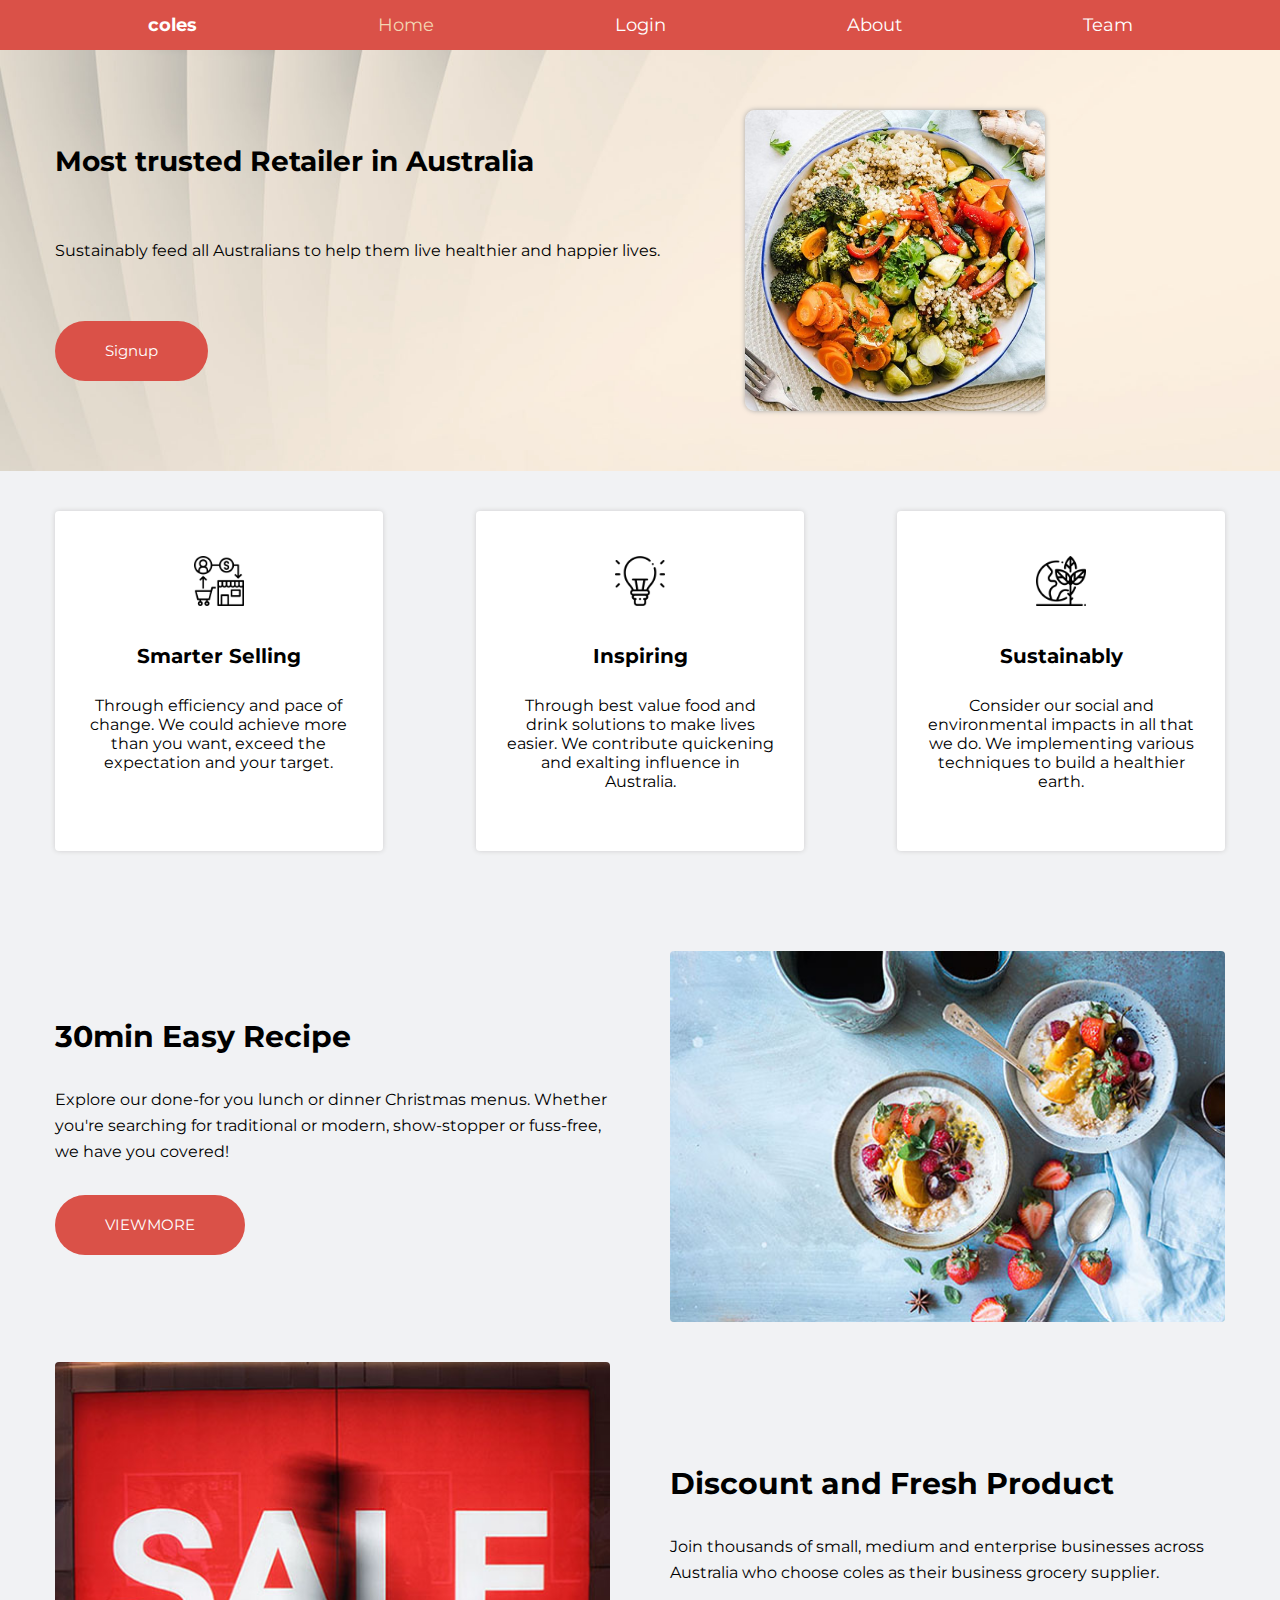
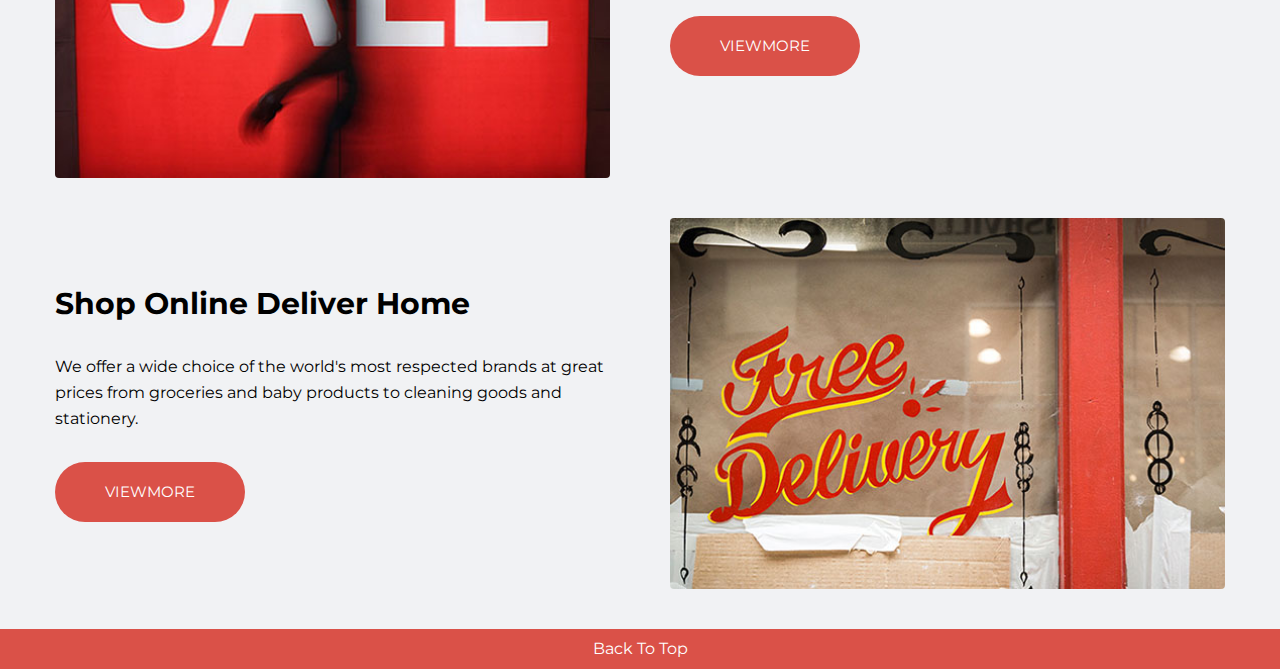
<file: index.html>
<html lang="en"><head>
    <meta charset="UTF-8">
    <meta name="viewport" content="width=device-width, initial-scale=1.0">
    <link href="https://stackpath.bootstrapcdn.com/font-awesome/4.7.0/css/font-awesome.min.css" rel="stylesheet">
    <meta http-equiv="X-UA-Compatible" content="ie=edge">
    <link rel="stylesheet" type="text/css" href="css/style.css">
    <title>landing page</title>
</head>
<body id="top">
 <!-- nav bar -->
<header>
    <ul class="outer">
        <li class = "logo"><a href="#">coles</a></li>
        <li><a href="#" class="active">Home</a></li>
        <li><a href="#">Login</a></li>
        <li><a href="#">About</a></li>
        <li><a href="#">Team</a></li>
        <li class="headMin">
            coles
            <div class="menu-toggle"></div>
        </li>
    </ul>
    <div class="dropMenu">
        <div class="menu-list active">Home</div>
        <div class="menu-list">Login</div>
        <div class="menu-list">About</div>
        <div class="menu-list">Team</div>
    </div>
</header>
<!-- banner -->
<div class="banner">
    <div class="outer">
        <div class="ban-left">
            <div class="desc1">Most trusted Retailer in Australia</div>
            <div class="desc2">Sustainably feed all Australians to help them live healthier and happier lives.</div>
            <div class="btn"><a href="about you.html">Signup</a></div>
        </div>
        <!-- banner pic -->
        <div class="ban-right">
            <img src="./img/pic.jpg" alt="">
        </div>
    </div>
</div>

<!--introduction-->
<div class="introduce">
    <div class="outer">
        <div class="card">
            <img src="img/selling.png">
            <div class="title">Smarter Selling</div>
            <div class="content">Through efficiency and pace of change. We could achieve more than you want, exceed the expectation and your target.</div>
        </div>
        <div class="card">
            <img src="img/inspiring.png">
            <div class="title">Inspiring</div>
            <div class="content">Through best value food and drink solutions to make lives easier. We contribute quickening and exalting influence in Australia.</div>
        </div>
        <div class="card">
            <img src="img/sustain.png">
            <div class="title">Sustainably</div>
            <div class="content">Consider our social and environmental impacts in all that we do. We implementing various techniques to build a healthier earth.</div>
        </div>
    </div>
</div>

<!--mainShow-->
<div class="mainShow">
    <div class="outer">
        <div class="show-left">
            <div class="title">30min Easy Recipe</div>
            <div class="desc">Explore our done-for you lunch or dinner Christmas menus. Whether you're searching for traditional or modern, show-stopper or fuss-free, we have you covered!</div>
            <div class="btn">VIEWMORE</div>
        </div>
        <div class="show-right">
            <img src="img/recipe.jpg">
        </div>
    </div>
    <div class="outer mediaMax">
        <div class="show-left">
            <img src="img/discount.jpg">
        </div>
        <div class="show-right">
            <div class="title">Discount and Fresh Product</div>
            <div class="desc">Join thousands of small, medium and enterprise businesses across Australia who choose coles as their business grocery supplier.</div>
            <div class="btn">VIEWMORE</div>
        </div>
    </div>
    <!-- change the order when mediaMin -->
    <div class="outer mediaMin">
        <div class="show-left">
            <div class="title">Discount and Fresh Product</div>
            <div class="desc">Join thousands of small, medium and enterprise businesses across Australia who choose coles as their business grocery supplier.</div>
            <div class="btn">VIEWMORE</div>
        </div>
        <div class="show-right">
            <img src="img/discount.jpg">
        </div>
    </div>
    <div class="outer">
        <div class="show-left">
            <div class="title">Shop Online Deliver Home</div>
            <div class="desc">We offer a wide choice of the world's most respected brands at great prices from groceries and baby products to cleaning goods and stationery.</div>
            <div class="btn">VIEWMORE</div>
        </div>
        <div class="show-right">
            <img src="img/delivery.jpg">
        </div>
    </div>
</div>
<div class="back"><a href = "#top">Back To Top</a></div>
</body>
<!-- burger bar expand -->
<script>
        document.querySelector('.menu-toggle').addEventListener('click',function () {
        if(document.querySelector('.dropMenu').className=='dropMenu'){
            document.querySelector('.dropMenu').className='dropMenu show'
        }else{
            document.querySelector('.dropMenu').className='dropMenu'
        }
    })
</script>
</html>
</file>
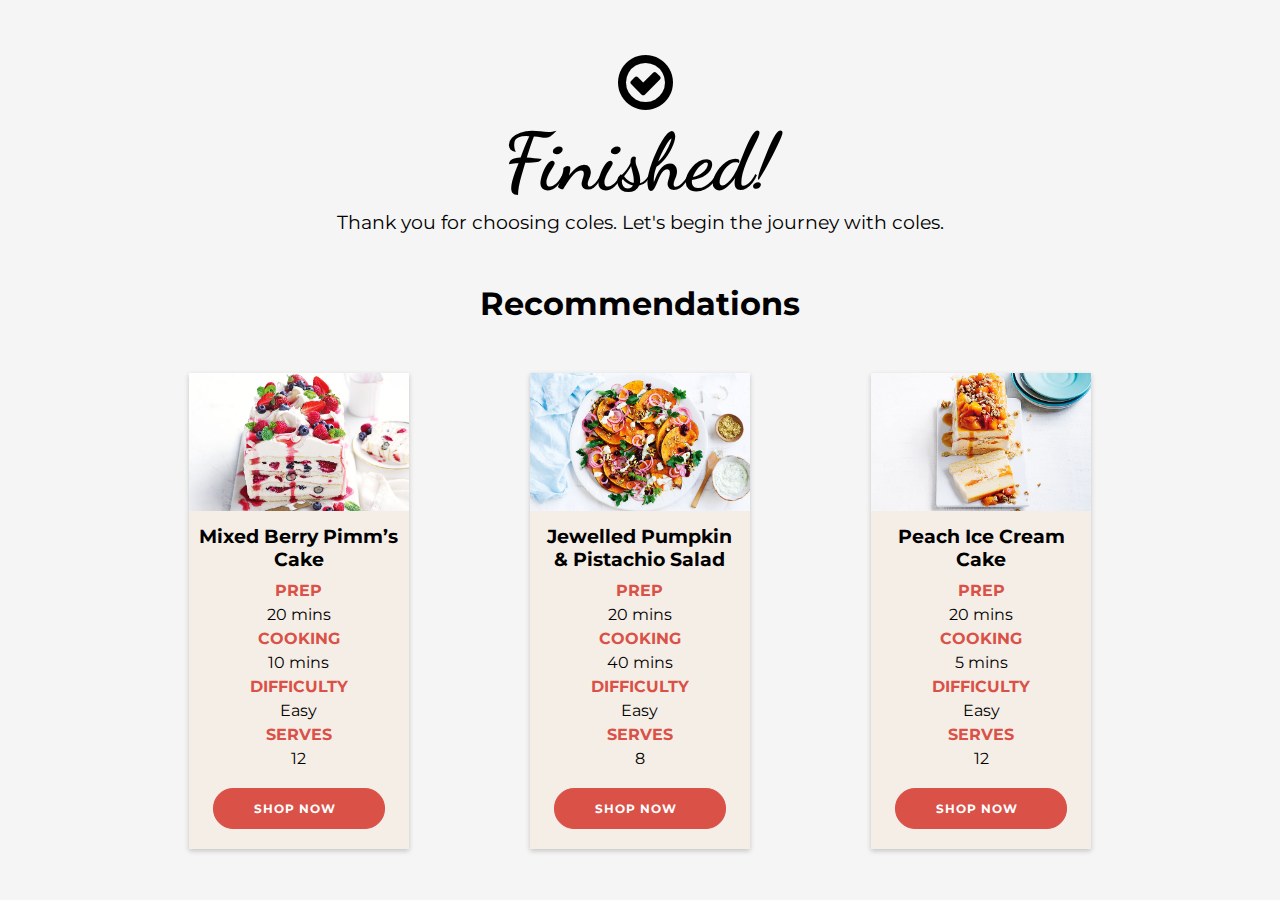
<file: endpage.html>
<!DOCTYPE html>
<html lang="en">
<head>
    <meta charset="UTF-8">
    <meta name="viewport" content="width=device-width, initial-scale=1.0">
    <meta http-equiv="X-UA-Compatible" content="ie=edge">
    <link rel="stylesheet" type="text/css" href="css/endpage.css">
    <link href="https://stackpath.bootstrapcdn.com/font-awesome/4.7.0/css/font-awesome.min.css" rel="stylesheet">
    <title>Endpage</title>
</head>
<body>
    <div class="container">
        <div class = "finish-container">
                <span class="icon"><i class="fa fa-check-circle-o fa-4x"></i></span>
                <h1>Finished!</h1>
                <p>Thank you for choosing coles. Let's begin the journey with coles.</p>
        </div>
        <div class="rec">
                <h2>Recommendations</h2>
        </div>
        <div class="item-table-container">

                <div class="box1">
                    <div class="recipe-pic">
                            <img src="img/MixedBerryPimmsCake.jpg">
                    </div>
                    <div class="recipe-header">
                        <h3>Mixed Berry Pimm’s Cake</h3>
                    </div>
                    <ul class="recipe-info">
                        <h4>PREP</h4>
                        <li>20 mins</li>
                        <h4>COOKING</h4>
                        <li>10 mins</li>
                        <h4>DIFFICULTY</h4>
                        <li>Easy</li>
                        <h4>SERVES</h4>
                        <li>12</li>
                    </ul>
                    <div class="shop-btn">
                            <span>Shop now</span>
                    </div>
                </div>

                <div class="box2">
                        <div class="recipe-pic">
                                <img src="img/JewelledPumpkinPistachioSalad.jpg">
                        </div>
                        <div class="recipe-header">
                            <h3>Jewelled Pumpkin & Pistachio Salad</h3>
                        </div>
                        <ul class="recipe-info">
                            <h4>PREP</h4>
                            <li>20 mins</li>
                            <h4>COOKING</h4>
                            <li>40 mins</li>
                            <h4>DIFFICULTY</h4>
                            <li>Easy</li>
                            <h4>SERVES</h4>
                            <li>8</li>
                        </ul>
                        <div class="shop-btn">
                                <span>Shop now</span>
                        </div>
                </div>

                <div class="box3">
                        <div class="recipe-pic">
                                <img src="img/Peach-Ice-Cream-Cake.jpg">
                        </div>
                        <div class="recipe-header">
                            <h3>Peach Ice Cream Cake</h3>
                        </div>
                        <ul class="recipe-info">
                            <h4>PREP</h4>
                            <li>20 mins</li>
                            <h4>COOKING</h4>
                            <li>5 mins</li>
                            <h4>DIFFICULTY</h4>
                            <li>Easy</li>
                            <h4>SERVES</h4>
                            <li>12</li>
                        </ul>
                        <div class="shop-btn">
                                <span>Shop now</span>
                        </div>
                </div>
        </div>
    </div>

    </div>
</body>
</html>
</file>
<file: css/style.css>
@import url('https://fonts.googleapis.com/css?family=Montserrat:400,800');
 
/* overall set up */
*{
    box-sizing: border-box;
}
a{
    text-decoration: none;
    color:white;
}
body {
    margin:0;
    padding:0;
    font-family: 'Montserrat', sans-serif;
    background: #f1f2f4;
    color: #000;
}
.outer{
    max-width: 1200px;
    margin: 0 auto;
    padding: 0 15px;
}
/* button set up */
.btn{
    display: inline-block;
    font-size: 15px;
    line-height: 60px;
    padding: 0 50px;
    border-radius: 30px;
    color: #fff;
    background-color: #da5148;
    cursor: pointer;
}
.btn:hover{
    background-color: #f5c285;
    color: #fff;
}
/* =======nav bar======= */
.logo{
    font-size: larger;
    font-weight: bold;
}
header{
    padding:10px 0;
    background: #da5148;
    position: relative;
}
header ul{
    display: flex;
}
header ul li{
    flex: 1;
    text-align: center;
    list-style: none;
}
header ul li a{
    color: #fff;
    font-size: 18px;
    line-height: 30px;
    text-decoration: none;
}
/* when you touch the li */
header ul li a:hover,header ul li a.active{
    color:#f3d6b2;
}
/* what will happen the window become min */
header .headMin{
    display: none;
    text-align: left;
    color: #fff;
    font-size: 22px;
    font-weight: bolder;
    line-height: 40px;
}
header .headMin .menu-toggle{
    display: block;
    width: 40px;
    height: 40px;
    background: #fff;
    float: right;
    cursor: pointer;
    text-align: center;
    font-size: 30px;
    color: #da5148;
}
header .dropMenu{
    position: absolute;
    top:60px;
    left: 0;
    width: 100%;
    background:rgba(0,0,0,0.9);
    font-size: 20px;
    line-height: 40px;
    color: #fff;
    text-align: center;
    transition: height 0.2s;
    height: 0;
    overflow: hidden;
    display: none;
}
header .dropMenu.show{
    height: 160px;
}
header .dropMenu .menu-list:hover,header .dropMenu .menu-list.active{
    color:#f3d6b2;
}
header .headMin .menu-toggle:before {
    content: '\f0c9';
    font-family: fontAwesome;
    line-height: 40px;
}
/* set up the media = responsive design */
@media screen and (max-width: 768px){
    header ul li{
        display: none;
    }
    header .headMin,header .dropMenu{
        display: block;
    }
}

/* ======hero part======= */
.banner{
    background-image: url("../img/bg.jpg");
    background-size: cover;
}

.banner .outer{
    display: flex;
    flex-wrap: wrap;
    align-items: center;
    padding: 60px 15px;
}
.banner .ban-left{
    flex: 0.6;
    padding: 20px 0;
}
.banner .ban-right{
    flex:0.4;
}
.banner .ban-left,.banner .ban-right{
    animation: show 1.5s;
    -webkit-animation: show 1.5s;
}
/* add animations to the pictures */
@keyframes show {
    0% {
        opacity: 0;
    }
    100% {
        opacity: 1;
    }
}
@-webkit-keyframes show {
    0% {
        opacity: 0;
    }
    100% {
        opacity: 1;
    }
}
/* banner size adjust */
.banner .ban-left .desc1{
    font-size: 28px;
    line-height: 40px;
    font-weight: bolder;
    padding-bottom: 50px;
}
.banner .ban-left .desc2{
    font-size: 16px;
    line-height: 40px;
    padding-bottom: 50px;
}
.banner .ban-right {
    padding: 0 60px;
}
.banner .ban-right img{
    width: 300px;
    border-radius: 10px;
    box-shadow: 0 0 5px 0 #a7a7a7;
    position: relative;
    left: 0px;
    transition: left 0.3s;
    cursor: pointer;
}
.banner .ban-right img:hover{
    left: 7px;
}
/* the dropdown menu */
@media screen and (max-width: 768px){
    .banner .ban-left,.banner .ban-right{
        text-align: center;
        width: 100%;
        flex: initial;
    }
    .banner .ban-right{
        padding:0;
    }
}
/*introduce*/
.introduce{
    padding: 40px 0;
}
.introduce .outer{
    display: flex;
    flex-wrap: wrap;
    justify-content: space-between;
}
.introduce .outer .card{
    width: 28%;
    background: #fff;
    color: #000;
    border-radius: 4px;
    box-shadow: 0 0 5px 0 #cecece;
    padding: 45px 30px 60px;
    margin-bottom: 20px;
    text-align: center;
}

@media screen and (max-width: 768px){
    .introduce .outer{
        justify-content: center;
    }
    .introduce .outer .card{
        width: 70%;
    }
}
.introduce .outer .card img{
    width: 50px;
    margin-bottom: 30px;
}
.introduce .outer .card .title{
    font-size: 20px;
    line-height: 40px;
    font-weight: bolder;
    padding-bottom: 20px;
}
.introduce .outer .card .contant{
    font-size: 14px;
    line-height: 24px;
    text-align: left;
}

/*mainShow*/
.mainShow{
    padding: 20px 0;
}
.mainShow .outer{
    display: flex;
    flex-wrap: wrap;
    align-items: center;
    justify-content: center;
}
.mainShow .outer .show-left,.mainShow .outer .show-right{
    width: 50%;
    padding: 20px 0;
    text-align: left;
}
.mainShow .outer .show-left{
    padding-right: 30px;
}
.mainShow .outer .show-right{
    padding-left: 30px;
}
.mainShow .mediaMin{
    display: none;
}
@media screen and (max-width: 768px){
    .mainShow .outer .show-left,.mainShow .outer .show-right{
        width: 88%;
        padding: 20px 0;
    }
    .mainShow .mediaMin{
        display: flex;
    }
    .mainShow .mediaMax{
        display: none;
    }
}
.mainShow img{
    width: 100%;
    position: relative;
    top:0px;
    transition: top 0.2s;
    cursor: pointer;
    border-radius: 4px;
}
.mainShow img:hover{
    top:-7px;
}
.mainShow .title{
    font-size: 30px;
    line-height: 40px;
    padding-bottom: 30px;
    font-weight: bold;
}
.mainShow .desc{
    font-size: 16px;
    line-height: 26px;
    padding-bottom: 30px;
}

/*back to top*/

.back{
    background: #da5148;
    text-align: center;
    font-size: 16px;
    line-height: 40px;
    cursor: pointer;
    color: #fff;
}
</file>
<file: css/endpage.css>
@import url('https://fonts.googleapis.com/css?family=Dancing+Script&display=swap');

@import url('https://fonts.googleapis.com/css?family=Montserrat:100,100i,200,200i,300,300i,400,400i,500,500i&display=swap');
/* general set up */
*{
margin: 0 auto;
}
body {
    margin:0 auto;
    padding:0;
    font-family: 'Montserrat', sans-serif;
    background-color: #f5f5f5;
}
/* text set up */
h1{
    font-family: 'Dancing Script', cursive;
    font-size: 5em;
}
h2{
    text-align: center;
    font-size: 2em;
    font-style: thin 100;
    margin-bottom: 40px;
}
h3{
    text-align: center;
    margin:10px;
    width:200px;
    /* color:#da5148; */
}
h4{
    text-align: center;
    color:#da5148;
}
.finish-container{
    margin:50px;
    text-align: center;
}
p{
    font-size: 1.2em;
    font-style: thin;
    /* font-family: 'Dancing Script', cursive; */
}
/* item container */
.item-table-container{
    margin:20px auto;
    display: flex;
    justify-content: center;
    align-items: space-around;
    width:80%
}
/* three cards */
.box1, .box2, .box3{
    display: border-box;
    /* border: 1px solid  #f5c285; */
    background-color:#f5eee6;
    box-shadow: 0 2px 5px rgba(0,0,0,0.2);
    margin: 10px auto;
}
img{
    max-width: 220px;
    position: relative;
    left:0;
}

li{
    list-style: none;
    text-align:center;
    margin: 5px 0;
}
.recipe-info{
    display:block;
}
span{
    text-align: center;
    margin-left:10px;
}
ul.recipe-info{
    padding:0px 0px;
}
/* ====button==== */
.shop-btn{
    width:50%;
    margin:20px auto;
    border-radius: 20px;
    border: 1px solid #da5148;
    background-color: #da5148;
    color:white;
    font-size: 12px;
    font-weight: bold;
    padding: 12px 30px;
    letter-spacing: 1px;
    text-transform: uppercase;
    transition: transform 80ms ease-in;
}
.shop-btn:hover{
    transform: scale(0.95);
    background:#f5c285;
}
/* responsive design */
@media screen and (max-width:768px){
    .item-table-container{
        display: flex;
        flex-wrap: wrap;
    }

}
</file>
